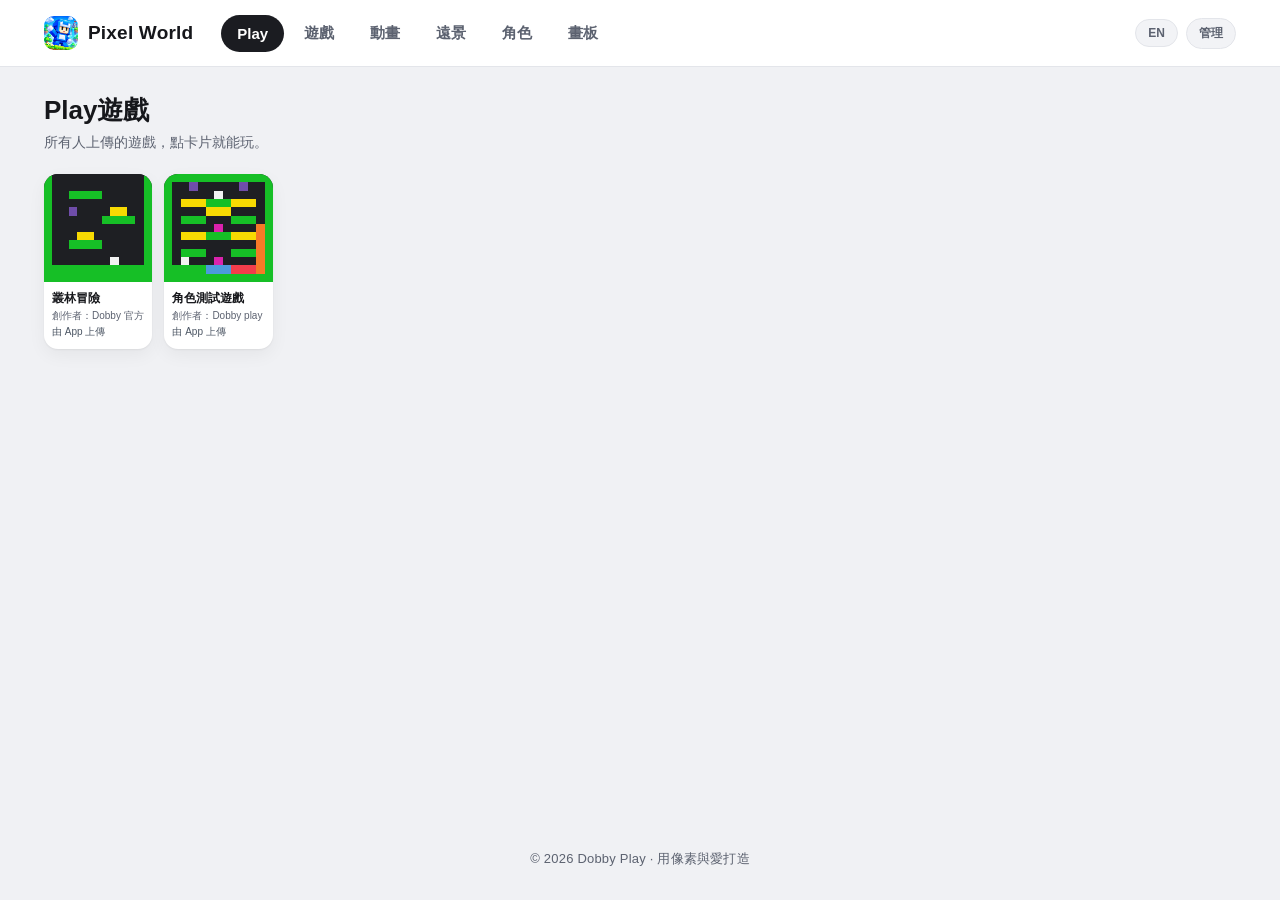
<file: index.html>
<!DOCTYPE html>
<html lang="zh-Hant" data-i18n-title="index.pageTitle">
<head>
<meta charset="utf-8">
<meta name="viewport" content="width=device-width, initial-scale=1.0">
<title>Pixel World — 探索大家的創作</title>
<link rel="icon" type="image/png" href="index.icon.png?v=2">
<link rel="stylesheet" href="site.css?v=2026111306">
<script>
  // 舊分享連結（/#g=…）直接轉到遊戲頁，避免落在探索首頁。
  if (location.hash.indexOf('#g=') === 0) location.replace('play.html' + location.hash);
</script>
<script src="i18n.js?v=2026111304"></script>
</head>
<body>
<header class="topbar">
  <div class="topbar-inner">
    <a class="brand" href="./">
      <img class="brand-mark" src="brand-icon.png" alt="Pixel World">
      <span class="brand-name">Pixel World</span>
    </a>
    <nav class="tabs" id="tabs">
      <button class="tab is-active" data-type="game" data-i18n="tab.play">Play</button>
      <button class="tab" data-type="rooms" data-i18n="tab.game">遊戲</button>
      <button class="tab" data-type="animation" data-i18n="tab.animation">動畫</button>
      <button class="tab" data-type="background" data-i18n="tab.background">遠景</button>
      <button class="tab" data-type="character" data-i18n="tab.character">角色</button>
      <button class="tab" data-type="board" data-i18n="tab.board">畫板</button>
    </nav>
    <div class="topbar-right">
      <button class="hint-chip lang-toggle" type="button" data-lang-toggle aria-label="切換為英文">EN</button>
      <a class="hint-chip admin-link" id="adminLink" href="admin.html" data-i18n="admin.link">管理</a>
    </div>
  </div>
</header>

<main class="page">
  <div class="section-head">
    <h1 id="sectionTitle">Play遊戲</h1>
    <p id="sectionSub">所有人上傳的遊戲，點卡片就能玩。</p>
  </div>
  <div class="grid" id="grid"></div>
  <div class="empty" id="emptyState" hidden data-i18n="index.empty">這裡還沒有作品。</div>
</main>

<footer class="site-footer">
  <p data-i18n="footer.copy">© 2026 Dobby Play · 用像素與愛打造</p>
</footer>

<div class="toast" id="toast" hidden></div>
<script src="site.js?v=2026111303"></script>
</body>
</html>
</file>
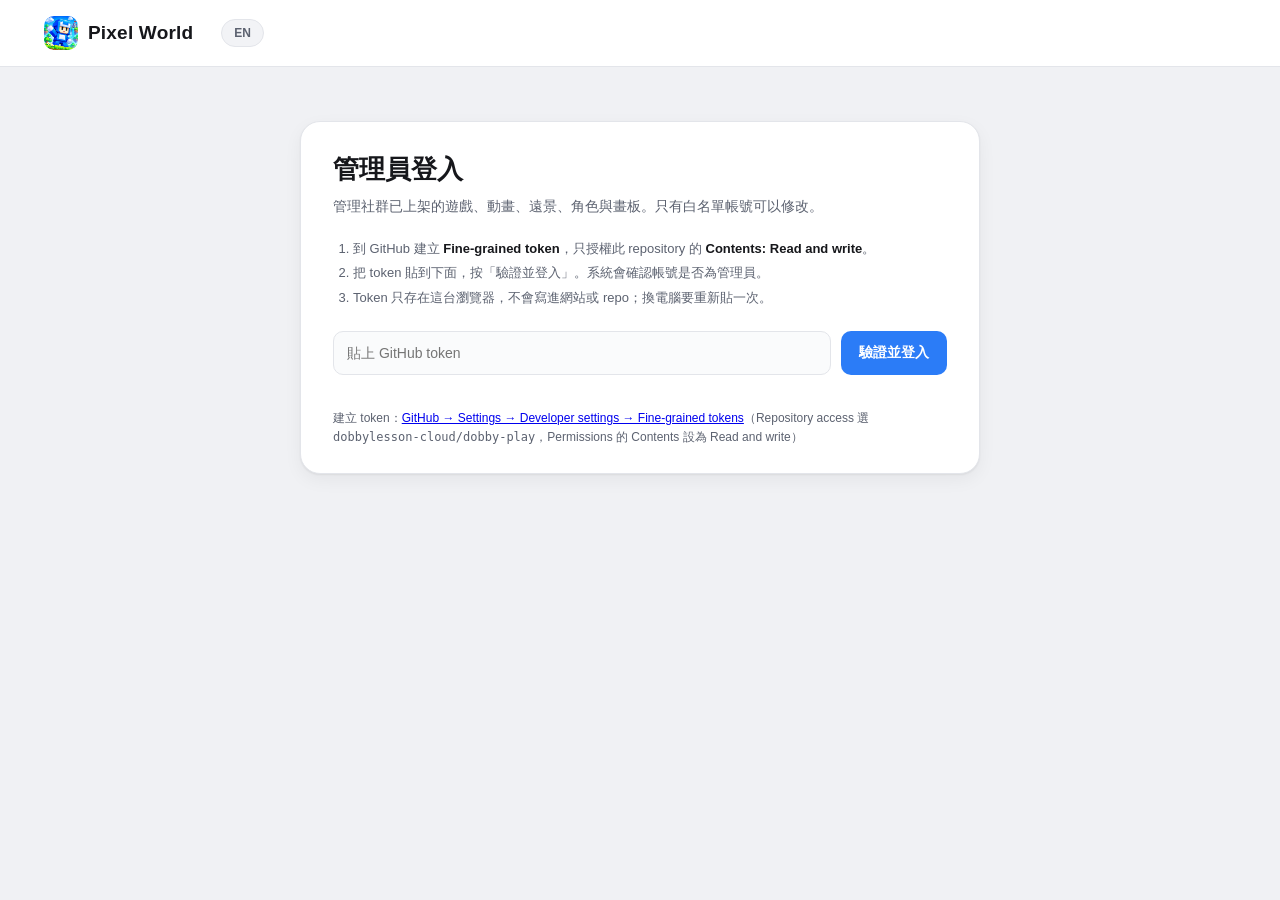
<file: admin.html>
<!DOCTYPE html>
<html lang="zh-Hant" data-i18n-title="admin.pageTitle">
<head>
<meta charset="utf-8">
<meta name="viewport" content="width=device-width, initial-scale=1.0">
<title>管理後台 — Pixel World</title>
<link rel="icon" type="image/png" href="index.icon.png?v=2">
<link rel="stylesheet" href="site.css?v=2026111302">
<link rel="stylesheet" href="admin.css?v=2026110305">
<script src="i18n.js?v=2026111302"></script>
</head>
<body>
<header class="topbar">
  <div class="topbar-inner">
    <a class="brand" href="./">
      <img class="brand-mark" src="brand-icon.png" alt="Pixel World">
      <span class="brand-name">Pixel World</span>
    </a>
    <nav class="tabs" id="adminTabs" hidden>
      <button class="tab is-active" data-type="play" data-i18n="tab.play">Play</button>
      <button class="tab" data-type="game" data-i18n="tab.game">遊戲</button>
      <button class="tab" data-type="animation" data-i18n="tab.animation">動畫</button>
      <button class="tab" data-type="background" data-i18n="tab.background">遠景</button>
      <button class="tab" data-type="character" data-i18n="tab.character">角色</button>
      <button class="tab" data-type="board" data-i18n="tab.board">畫板</button>
    </nav>
    <div class="topbar-right">
      <button class="hint-chip lang-toggle" type="button" data-lang-toggle aria-label="切換為英文">EN</button>
      <span class="hint-chip" id="accountChip" hidden></span>
      <button class="btn ghost btn-sm" id="logoutBtn" type="button" hidden data-i18n="admin.logout">登出</button>
    </div>
  </div>
</header>

<main class="page admin-page">
  <section class="login-card" id="loginSection">
    <h1 data-i18n="admin.login.title">管理員登入</h1>
    <p class="login-sub" data-i18n="admin.login.sub">管理社群已上架的遊戲、動畫、遠景、角色與畫板。只有白名單帳號可以修改。</p>
    <ol class="login-steps">
      <li data-i18n="admin.login.step1">到 GitHub 建立 <strong>Fine-grained token</strong>，只授權此 repository 的 <strong>Contents: Read and write</strong>。</li>
      <li data-i18n="admin.login.step2">把 token 貼到下面，按「驗證並登入」。系統會確認帳號是否為管理員。</li>
      <li data-i18n="admin.login.step3">Token 只存在這台瀏覽器，不會寫進網站或 repo；換電腦要重新貼一次。</li>
    </ol>
    <div class="token-row">
      <input id="tokenInput" type="password" autocomplete="off" spellcheck="false" placeholder="貼上 GitHub token" data-i18n-placeholder="admin.login.tokenPlaceholder">
      <button class="btn primary" id="loginBtn" type="button" data-i18n="admin.login.btn">驗證並登入</button>
    </div>
    <p class="msg" id="loginMsg" role="status"></p>
    <p class="editor-note" data-i18n="admin.login.note">
      建立 token：<a href="https://github.com/settings/personal-access-tokens/new" target="_blank" rel="noopener">GitHub → Settings → Developer settings → Fine-grained tokens</a>
      （Repository access 選 <code>dobbylesson-cloud/dobby-play</code>，Permissions 的 Contents 設為 Read and write）
    </p>
  </section>

  <section id="adminSection" hidden>
    <div class="admin-head">
      <div>
        <h1 id="adminTitle">管理遊戲</h1>
        <p id="adminSub">先上架、後審核：可隨時下架或刪除不適合的內容。</p>
      </div>
      <div class="admin-head-actions">
        <span class="hint-chip" id="adminCount"></span>
        <button class="btn ghost btn-sm" id="refreshBtn" type="button" data-i18n="btn.reload">重新載入</button>
      </div>
    </div>
    <div class="admin-list" id="adminList"></div>
    <div class="empty" id="adminEmpty" hidden data-i18n="admin.empty">這個分類目前沒有社群作品。</div>
    <p class="editor-note admin-note" data-i18n="admin.note">排序會直接改變網站上的顯示順序；「置頂」會排到該分類最前面；「下架」只是從網站列表隱藏，檔案仍保留；「刪除」會一併移除 repo 內的檔案與縮圖。</p>
  </section>
</main>

<div class="editor-mask" id="editMask" hidden>
  <div class="editor edit-dialog">
    <div class="editor-head">
      <h2 data-i18n="edit.title">編輯作品資訊</h2>
      <div class="editor-actions">
        <button class="btn ghost" id="editCancel" type="button" data-i18n="edit.cancel">取消</button>
        <button class="btn primary" id="editSave" type="button" data-i18n="edit.save">儲存</button>
      </div>
    </div>
    <div class="edit-fields">
      <label class="field">
        <span data-i18n="edit.titleLabel">作品名稱</span>
        <input id="editTitle" maxlength="40" placeholder="作品名稱" data-i18n-placeholder="edit.titlePlaceholder">
      </label>
      <label class="field">
        <span data-i18n="edit.creatorLabel">創作者</span>
        <input id="editCreator" maxlength="20" placeholder="創作者" data-i18n-placeholder="edit.creatorPlaceholder">
      </label>
      <p class="msg" id="editMsg" role="status"></p>
    </div>
  </div>
</div>

<div class="toast" id="toast" hidden></div>
<script src="admin.js?v=2026110306"></script>
</body>
</html>
</file>
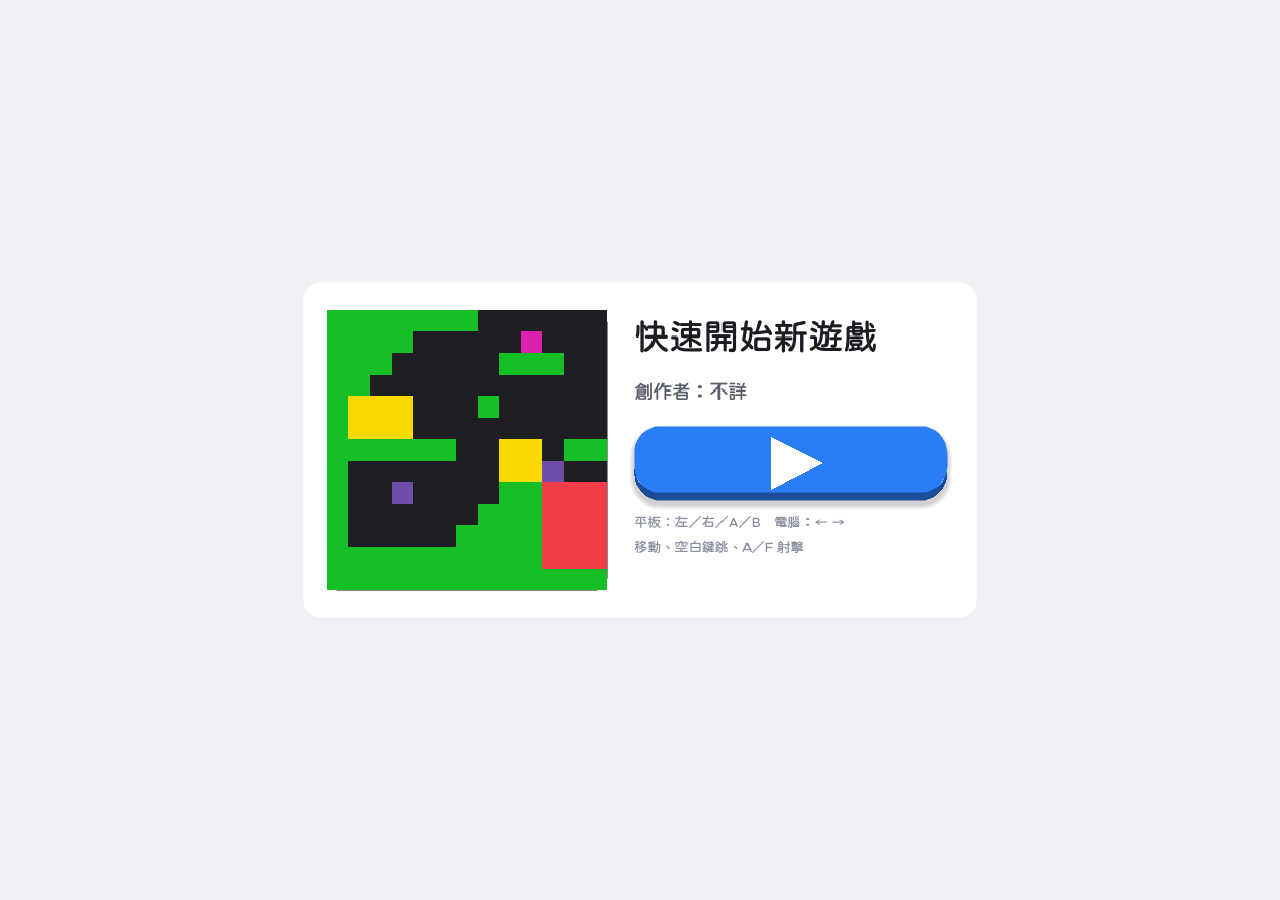
<file: play.html>
<!DOCTYPE html>
<html lang="en">
	<head>
		<meta charset="utf-8">
		<meta name="viewport" content="width=device-width, user-scalable=no, initial-scale=1.0">
		<title>Pixel World</title>
		<style>
html, body, #canvas {
	margin: 0;
	padding: 0;
	border: 0;
}

body {
	color: white;
	background-color: black;
	overflow: hidden;
	touch-action: none;
}

#canvas {
	display: block;
}

#canvas:focus {
	outline: none;
}

#status, #status-splash, #status-progress {
	position: absolute;
	left: 0;
	right: 0;
}

#status, #status-splash {
	top: 0;
	bottom: 0;
}

#status {
	background-color: #242424;
	display: flex;
	flex-direction: column;
	justify-content: center;
	align-items: center;
	visibility: hidden;
}

#status-splash {
	max-height: 100%;
	max-width: 100%;
	margin: auto;
}

#status-splash.show-image--false {
	display: none;
}

#status-splash.fullsize--true {
	height: 100%;
	width: 100%;
	object-fit: contain;
}

#status-splash.use-filter--false {
	image-rendering: pixelated;
}

#status-progress, #status-notice {
	display: none;
}

#status-progress {
	bottom: 10%;
	width: 50%;
	margin: 0 auto;
}

#status-notice {
	background-color: #5b3943;
	border-radius: 0.5rem;
	border: 1px solid #9b3943;
	color: #e0e0e0;
	font-family: 'Noto Sans', 'Droid Sans', Arial, sans-serif;
	line-height: 1.3;
	margin: 0 2rem;
	overflow: hidden;
	padding: 1rem;
	text-align: center;
	z-index: 1;
}
		</style>
		<link id="-gd-engine-icon" rel="icon" type="image/png" href="index.icon.png?v=2" />
<link rel="apple-touch-icon" href="index.apple-touch-icon.png"/>

	</head>
	<body>
		<canvas id="canvas">
			Your browser does not support the canvas tag.
		</canvas>

		<noscript>
			Your browser does not support JavaScript.
		</noscript>

		<div id="status">
			<img id="status-splash" class="show-image--true fullsize--true use-filter--true" src="index.png?v=2026112101" alt="">
			<progress id="status-progress"></progress>
			<div id="status-notice"></div>
		</div>

		<script src="index.js"></script>
		<script>
const GODOT_CONFIG = {"args":[],"canvasResizePolicy":2,"emscriptenPoolSize":8,"ensureCrossOriginIsolationHeaders":true,"executable":"index","experimentalVK":false,"fileSizes":{"index.pck":24188620,"index.wasm":39514754},"focusCanvas":true,"gdextensionLibs":[],"godotPoolSize":4};
const GODOT_THREADS_ENABLED = false;
const engine = new Engine(GODOT_CONFIG);

(function () {
	const statusOverlay = document.getElementById('status');
	const statusProgress = document.getElementById('status-progress');
	const statusNotice = document.getElementById('status-notice');

	let initializing = true;
	let statusMode = '';

	function setStatusMode(mode) {
		if (statusMode === mode || !initializing) {
			return;
		}
		if (mode === 'hidden') {
			statusOverlay.remove();
			initializing = false;
			return;
		}
		statusOverlay.style.visibility = 'visible';
		statusProgress.style.display = mode === 'progress' ? 'block' : 'none';
		statusNotice.style.display = mode === 'notice' ? 'block' : 'none';
		statusMode = mode;
	}

	function setStatusNotice(text) {
		while (statusNotice.lastChild) {
			statusNotice.removeChild(statusNotice.lastChild);
		}
		const lines = text.split('\n');
		lines.forEach((line) => {
			statusNotice.appendChild(document.createTextNode(line));
			statusNotice.appendChild(document.createElement('br'));
		});
	}

	function displayFailureNotice(err) {
		console.error(err);
		if (err instanceof Error) {
			setStatusNotice(err.message);
		} else if (typeof err === 'string') {
			setStatusNotice(err);
		} else {
			setStatusNotice('An unknown error occurred.');
		}
		setStatusMode('notice');
		initializing = false;
	}

	const missing = Engine.getMissingFeatures({
		threads: GODOT_THREADS_ENABLED,
	});

	if (missing.length !== 0) {
		if (GODOT_CONFIG['serviceWorker'] && GODOT_CONFIG['ensureCrossOriginIsolationHeaders'] && 'serviceWorker' in navigator) {
			let serviceWorkerRegistrationPromise;
			try {
				serviceWorkerRegistrationPromise = navigator.serviceWorker.getRegistration();
			} catch (err) {
				serviceWorkerRegistrationPromise = Promise.reject(new Error('Service worker registration failed.'));
			}
			// There's a chance that installing the service worker would fix the issue
			Promise.race([
				serviceWorkerRegistrationPromise.then((registration) => {
					if (registration != null) {
						return Promise.reject(new Error('Service worker already exists.'));
					}
					return registration;
				}).then(() => engine.installServiceWorker()),
				// For some reason, `getRegistration()` can stall
				new Promise((resolve) => {
					setTimeout(() => resolve(), 2000);
				}),
			]).then(() => {
				// Reload if there was no error.
				window.location.reload();
			}).catch((err) => {
				console.error('Error while registering service worker:', err);
			});
		} else {
			// Display the message as usual
			const missingMsg = 'Error\nThe following features required to run Godot projects on the Web are missing:\n';
			displayFailureNotice(missingMsg + missing.join('\n'));
		}
	} else {
		setStatusMode('progress');
		engine.startGame({
			'onProgress': function (current, total) {
				if (current > 0 && total > 0) {
					statusProgress.value = current;
					statusProgress.max = total;
				} else {
					statusProgress.removeAttribute('value');
					statusProgress.removeAttribute('max');
				}
			},
		}).then(() => {
			setStatusMode('hidden');
		}, displayFailureNotice);
	}
}());
		</script>
	</body>
</html>
</file>
<file: site.css>
:root {
  --bg: #f0f1f4;
  --card: #ffffff;
  --ink: #16171b;
  --ink-soft: #5c6270;
  --line: #e3e5ea;
  --accent: #2b7cf7;
  --thumb-bg: #141519;
  --radius: 14px;
  --shadow: 0 1px 2px rgba(16, 18, 24, .06), 0 6px 18px rgba(16, 18, 24, .05);
}

* { box-sizing: border-box; }

/* --- 頁尾 --- */
body:has(> .site-footer) {
  min-height: 100vh;
  display: flex;
  flex-direction: column;
}
body:has(> .site-footer) > .page {
  flex: 1 0 auto;
}
.site-footer {
  margin-top: auto;
  padding: 26px 24px 32px;
  text-align: center;
  color: var(--ink-soft);
  font-size: 13px;
  letter-spacing: .2px;
}
.site-footer p { margin: 0; }

html, body {
  margin: 0;
  padding: 0;
  background: var(--bg);
  color: var(--ink);
  font-family: "Noto Sans TC", "PingFang TC", "Microsoft JhengHei", -apple-system, "Segoe UI", Arial, sans-serif;
  -webkit-font-smoothing: antialiased;
}

/* --- 頂列 --- */
.topbar {
  position: sticky;
  top: 0;
  z-index: 20;
  background: #fff;
  border-bottom: 1px solid var(--line);
}

.topbar-inner {
  max-width: 1240px;
  margin: 0 auto;
  height: 66px;
  padding: 0 24px;
  display: flex;
  align-items: center;
  gap: 28px;
}

.brand {
  display: flex;
  align-items: center;
  gap: 10px;
  text-decoration: none;
  color: var(--ink);
  flex: 0 0 auto;
}

.brand-mark {
  width: 34px;
  height: 34px;
  border-radius: 10px;
  object-fit: cover;
  display: block;
}

.brand-name {
  font-weight: 800;
  font-size: 19px;
  letter-spacing: .2px;
}

.tabs {
  display: flex;
  gap: 4px;
  flex: 1 1 auto;
  overflow-x: auto;
  scrollbar-width: none;
}

.tabs::-webkit-scrollbar { display: none; }

.tab {
  border: 0;
  background: transparent;
  color: var(--ink-soft);
  font: inherit;
  font-weight: 700;
  font-size: 15px;
  padding: 9px 16px;
  border-radius: 999px;
  cursor: pointer;
  white-space: nowrap;
}

.tab:hover { background: #eef0f4; color: var(--ink); }

.tab.is-active { background: #1b1c21; color: #fff; }

.topbar-right {
  flex: 0 0 auto;
  display: flex;
  align-items: center;
  gap: 8px;
}

.admin-link {
  text-decoration: none;
  color: var(--ink);
  font-weight: 700;
}

.hint-chip {
  font-size: 12px;
  color: var(--ink-soft);
  background: #f2f3f6;
  border: 1px solid var(--line);
  border-radius: 999px;
  padding: 6px 12px;
  white-space: nowrap;
}

/* 語言切換按鈕 */
.lang-toggle {
  font-family: inherit;
  font-weight: 700;
  cursor: pointer;
  transition: background .12s ease, color .12s ease, border-color .12s ease;
}

.lang-toggle:hover {
  background: #e6e9ef;
  color: var(--ink);
  border-color: #d4d8e0;
}

.lang-toggle:active {
  background: #dde1e8;
}

/* --- 內容 --- */
.page {
  max-width: 1240px;
  margin: 0 auto;
  padding: 26px 24px 64px;
}

.section-head h1 {
  font-size: 26px;
  margin: 0 0 6px;
}

.section-head p {
  margin: 0 0 22px;
  color: var(--ink-soft);
  font-size: 14px;
}

.grid {
  display: grid;
  grid-template-columns: repeat(10, minmax(0, 1fr));
  gap: 18px 12px;
}

.card {
  background: var(--card);
  border-radius: var(--radius);
  box-shadow: var(--shadow);
  overflow: hidden;
  cursor: pointer;
  transition: transform .12s ease, box-shadow .12s ease;
  display: flex;
  flex-direction: column;
}

.card:hover {
  transform: translateY(-2px);
  box-shadow: 0 2px 4px rgba(16, 18, 24, .08), 0 12px 26px rgba(16, 18, 24, .1);
}

.thumb {
  aspect-ratio: 1 / 1;
  background: var(--thumb-bg);
  display: grid;
  place-items: center;
  overflow: hidden;
}

.thumb img {
  width: 100%;
  height: 100%;
  object-fit: contain;
  image-rendering: pixelated;
  display: block;
}

.card-body {
  padding: 8px 8px 10px;
  display: flex;
  flex-direction: column;
  gap: 2px;
}

.card-title {
  font-size: 12px;
  font-weight: 700;
  margin: 0;
  white-space: nowrap;
  overflow: hidden;
  text-overflow: ellipsis;
}

.card-creator {
  font-size: 10px;
  color: var(--ink-soft);
  margin: 0;
  white-space: nowrap;
  overflow: hidden;
  text-overflow: ellipsis;
}

.card-meta {
  font-size: 10px;
  color: #4b5563;
  margin: 0;
  display: flex;
  align-items: center;
  gap: 3px;
}

.badge {
  font-size: 9px;
  font-weight: 700;
  color: #fff;
  background: #8a8fa0;
  border-radius: 999px;
  padding: 1px 5px;
  margin-left: auto;
}

.card.is-local .badge { background: #16a34a; }

/* 製作卡片 */
.make-card {
  border: 2px dashed #c7cbd4;
  border-radius: var(--radius);
  background: transparent;
  display: flex;
  flex-direction: column;
  align-items: center;
  justify-content: center;
  gap: 10px;
  min-height: 200px;
  cursor: pointer;
  color: var(--ink-soft);
  font-weight: 700;
  font-size: 14px;
  transition: border-color .12s ease, color .12s ease, background .12s ease;
}

.make-card:hover {
  border-color: var(--accent);
  color: var(--accent);
  background: rgba(43, 124, 247, .05);
}

.make-plus {
  width: 46px;
  height: 46px;
  border-radius: 50%;
  background: #1b1c21;
  color: #fff;
  font-size: 26px;
  font-weight: 700;
  display: grid;
  place-items: center;
  line-height: 1;
}

.empty {
  text-align: center;
  color: var(--ink-soft);
  padding: 72px 0;
  font-size: 15px;
}

/* --- 上傳表單（遊戲素材頁籤） --- */
.uploader {
  background: var(--card);
  border: 1px solid var(--line);
  border-radius: var(--radius);
  box-shadow: var(--shadow);
  padding: 18px 20px 20px;
  margin: 0 0 26px;
}

.uploader h2 { margin: 0 0 4px; font-size: 18px; }
.uploader-note { margin: 0 0 16px; color: var(--ink-soft); font-size: 13px; }
.uploader-row { display: flex; flex-wrap: wrap; align-items: flex-end; gap: 12px; margin-bottom: 12px; }
.uploader-row .field { min-width: 180px; flex: 1 1 180px; }

.uploader .field select {
  height: 42px;
  border: 1px solid var(--line);
  border-radius: 10px;
  padding: 0 10px;
  font: inherit;
  font-size: 14px;
  color: var(--ink);
  background: #fff;
}

.uploader .field input[type="file"] {
  height: 42px;
  border: 1px solid var(--line);
  border-radius: 10px;
  padding: 7px 10px;
  font-size: 13px;
  background: #fff;
}

.msg { font-size: 13px; color: var(--ink-soft); margin: 4px 0 0; min-height: 18px; }

@media (max-width: 760px) {
  .uploader-row .field { flex-basis: 100%; }
}

/* --- 編輯器 --- */
.editor-mask {
  position: fixed;
  inset: 0;
  background: rgba(12, 14, 20, .55);
  z-index: 60;
  display: grid;
  place-items: center;
  padding: 24px;
}

.editor-mask[hidden] { display: none; }

.editor {
  width: min(920px, 100%);
  background: #fff;
  border-radius: 20px;
  box-shadow: 0 24px 60px rgba(0, 0, 0, .28);
  padding: 22px 24px 24px;
}

.editor-head {
  display: flex;
  align-items: center;
  justify-content: space-between;
  margin-bottom: 18px;
}

.editor-head h2 { margin: 0; font-size: 20px; }

.editor-actions { display: flex; gap: 8px; }

.btn {
  border: 0;
  border-radius: 10px;
  font: inherit;
  font-weight: 700;
  font-size: 14px;
  padding: 10px 18px;
  cursor: pointer;
}

.btn.primary { background: var(--accent); color: #fff; }
.btn.primary:hover { background: #1f6ee6; }
.btn.ghost { background: #eef0f4; color: var(--ink); }
.btn.ghost:hover { background: #e3e6ec; }

.editor-body { display: flex; gap: 26px; }

.canvas-wrap {
  flex: 0 0 auto;
  background: #141519;
  border-radius: 14px;
  padding: 10px;
}

#pixelCanvas {
  display: block;
  width: 480px;
  height: 480px;
  image-rendering: pixelated;
  cursor: crosshair;
  touch-action: none;
  background:
    repeating-conic-gradient(#23252c 0% 25%, #1b1d23 0% 50%) 0 0 / 40px 40px;
}

.editor-side {
  flex: 1 1 auto;
  display: flex;
  flex-direction: column;
  gap: 14px;
  min-width: 240px;
}

.field { display: flex; flex-direction: column; gap: 6px; font-size: 13px; color: var(--ink-soft); font-weight: 700; }

.field input {
  height: 42px;
  border: 1px solid var(--line);
  border-radius: 10px;
  padding: 0 12px;
  font: inherit;
  font-size: 14px;
  color: var(--ink);
  outline: none;
}

.field input:focus { border-color: var(--accent); }

.palette { display: grid; grid-template-columns: repeat(4, 1fr); gap: 8px; }

.swatch {
  height: 42px;
  border-radius: 10px;
  border: 3px solid transparent;
  cursor: pointer;
}

.swatch.is-active { border-color: #1b1c21; }

.tools { display: grid; grid-template-columns: repeat(3, 1fr); gap: 8px; }

.tool {
  border: 1px solid var(--line);
  background: #fff;
  border-radius: 10px;
  font: inherit;
  font-size: 13px;
  font-weight: 700;
  color: var(--ink);
  padding: 8px 6px;
  cursor: pointer;
}

.tool.is-active { background: #1b1c21; color: #fff; border-color: #1b1c21; }

.editor-note { font-size: 12px; color: var(--ink-soft); line-height: 1.6; margin: 4px 0 0; }

/* --- 提示 --- */
.toast {
  position: fixed;
  left: 50%;
  bottom: 32px;
  transform: translateX(-50%);
  background: #1b1c21;
  color: #fff;
  font-size: 14px;
  padding: 12px 20px;
  border-radius: 999px;
  z-index: 80;
  box-shadow: 0 8px 24px rgba(0, 0, 0, .25);
}

@media (max-width: 760px) {
  .topbar-inner { gap: 14px; padding: 0 14px; }
  .brand-name { display: none; }
  .hint-chip { display: none; }
  .hint-chip.lang-toggle { display: inline-flex; }
  .grid { grid-template-columns: repeat(5, minmax(0, 1fr)); gap: 14px 10px; }
  .editor-body { flex-direction: column; }
  #pixelCanvas { width: 100%; height: auto; aspect-ratio: 1 / 1; }
}
</file>
<file: admin.css>
/* --- 管理後台 --- */
[hidden] { display: none !important; }

.topbar-right {
  display: flex;
  align-items: center;
  gap: 8px;
}

.admin-link {
  text-decoration: none;
  color: var(--ink);
  font-weight: 700;
}

.admin-page {
  max-width: 1100px;
}

.login-card {
  max-width: 680px;
  margin: 28px auto 0;
  background: var(--card);
  border: 1px solid var(--line);
  border-radius: 20px;
  box-shadow: var(--shadow);
  padding: 30px 32px 26px;
}

.login-card h1 {
  margin: 0 0 8px;
  font-size: 26px;
}

.login-sub {
  margin: 0 0 18px;
  color: var(--ink-soft);
  font-size: 14px;
  line-height: 1.7;
}

.login-steps {
  margin: 0 0 20px;
  padding-left: 20px;
  color: var(--ink-soft);
  font-size: 13px;
  line-height: 1.9;
}

.login-steps strong { color: var(--ink); }

.token-row {
  display: flex;
  gap: 10px;
}

.token-row input {
  flex: 1 1 auto;
  min-width: 0;
  height: 44px;
  padding: 0 13px;
  border: 1px solid var(--line);
  border-radius: 10px;
  background: #fafbfc;
  font: inherit;
  font-size: 14px;
  color: var(--ink);
}

.token-row input:focus {
  outline: none;
  border-color: var(--accent);
  background: #fff;
}

.msg {
  min-height: 20px;
  margin: 10px 0 0;
  font-size: 13px;
  line-height: 1.6;
  color: var(--ink-soft);
}

.msg.error { color: #c62828; }
.msg.ok { color: #15803d; }

.admin-head {
  display: flex;
  align-items: flex-end;
  justify-content: space-between;
  gap: 18px;
  margin: 6px 0 18px;
}

.admin-head h1 {
  margin: 0 0 6px;
  font-size: 25px;
}

.admin-head p {
  margin: 0;
  color: var(--ink-soft);
  font-size: 13px;
}

.admin-head-actions {
  display: flex;
  align-items: center;
  gap: 8px;
  flex: 0 0 auto;
}

.admin-list {
  display: flex;
  flex-direction: column;
  gap: 10px;
}

.admin-row {
  display: flex;
  align-items: center;
  gap: 14px;
  padding: 10px 12px;
  background: var(--card);
  border: 1px solid var(--line);
  border-radius: var(--radius);
  box-shadow: var(--shadow);
}

.admin-row.is-hidden { opacity: .55; }

.row-thumb {
  flex: 0 0 auto;
  width: 104px;
  aspect-ratio: 1 / 1;
  border-radius: 9px;
  background: var(--thumb-bg);
  overflow: hidden;
  display: grid;
  place-items: center;
}

.row-thumb img {
  width: 100%;
  height: 100%;
  object-fit: contain;
  image-rendering: pixelated;
}

.row-thumb.is-empty { background: #eef0f4; }

.row-main {
  flex: 1 1 auto;
  min-width: 0;
}

.row-title {
  display: flex;
  align-items: center;
  gap: 7px;
  margin: 0 0 5px;
  font-size: 15px;
  line-height: 1.35;
}

.row-title span {
  overflow: hidden;
  text-overflow: ellipsis;
  white-space: nowrap;
}

.tag {
  flex: 0 0 auto;
  font-size: 11px;
  font-weight: 700;
  padding: 2px 7px;
  border-radius: 999px;
  background: #eef0f4;
  color: var(--ink-soft);
}

.tag.pin { background: #fff3d6; color: #8a5b00; }
.tag.off { background: #fdeaea; color: #b32626; }

.row-meta {
  margin: 0;
  font-size: 12px;
  color: var(--ink-soft);
  line-height: 1.65;
  overflow-wrap: anywhere;
}

.row-actions {
  flex: 0 0 auto;
  display: flex;
  flex-wrap: wrap;
  justify-content: flex-end;
  gap: 6px;
  max-width: 360px;
}

.mini {
  border: 1px solid var(--line);
  background: #fff;
  color: var(--ink);
  border-radius: 8px;
  padding: 6px 9px;
  font: inherit;
  font-size: 12px;
  font-weight: 700;
  line-height: 1.2;
  cursor: pointer;
  white-space: nowrap;
}

.mini:hover { background: #f2f3f6; }

.mini.primary {
  background: var(--accent);
  border-color: var(--accent);
  color: #fff;
}

.mini.primary:hover { background: #1f6ee6; }

.mini.danger {
  color: #b32626;
  border-color: #f0caca;
}

.mini.danger:hover { background: #fdeaea; }

.mini[disabled] {
  opacity: .45;
  cursor: wait;
}

.admin-note { margin-top: 18px; }

.edit-dialog {
  width: min(460px, 100%);
  display: block;
  padding: 22px 24px;
}

.edit-dialog .editor-head { margin-bottom: 18px; }

.edit-fields {
  display: flex;
  flex-direction: column;
  gap: 14px;
}

.btn-sm {
  padding: 7px 12px;
  font-size: 13px;
  border-radius: 9px;
}

.toast {
  position: fixed;
  left: 50%;
  bottom: 26px;
  z-index: 40;
  transform: translateX(-50%);
  max-width: min(560px, calc(100vw - 32px));
  padding: 11px 18px;
  border-radius: 10px;
  background: #1b1c21;
  color: #fff;
  font-size: 13px;
  line-height: 1.5;
  box-shadow: 0 8px 24px rgba(16, 18, 24, .22);
}

.toast[hidden] { display: none; }

.toast.error { background: #b32626; }

@media (max-width: 760px) {
  .login-card { margin-top: 16px; padding: 22px 18px; }
  .token-row { flex-direction: column; }
  .token-row .btn { height: 44px; }
  .admin-head { align-items: flex-start; flex-direction: column; }
  .admin-row { align-items: flex-start; flex-wrap: wrap; }
  .row-thumb { width: 84px; }
  .row-actions { max-width: none; width: 100%; justify-content: flex-start; }
}
</file>
